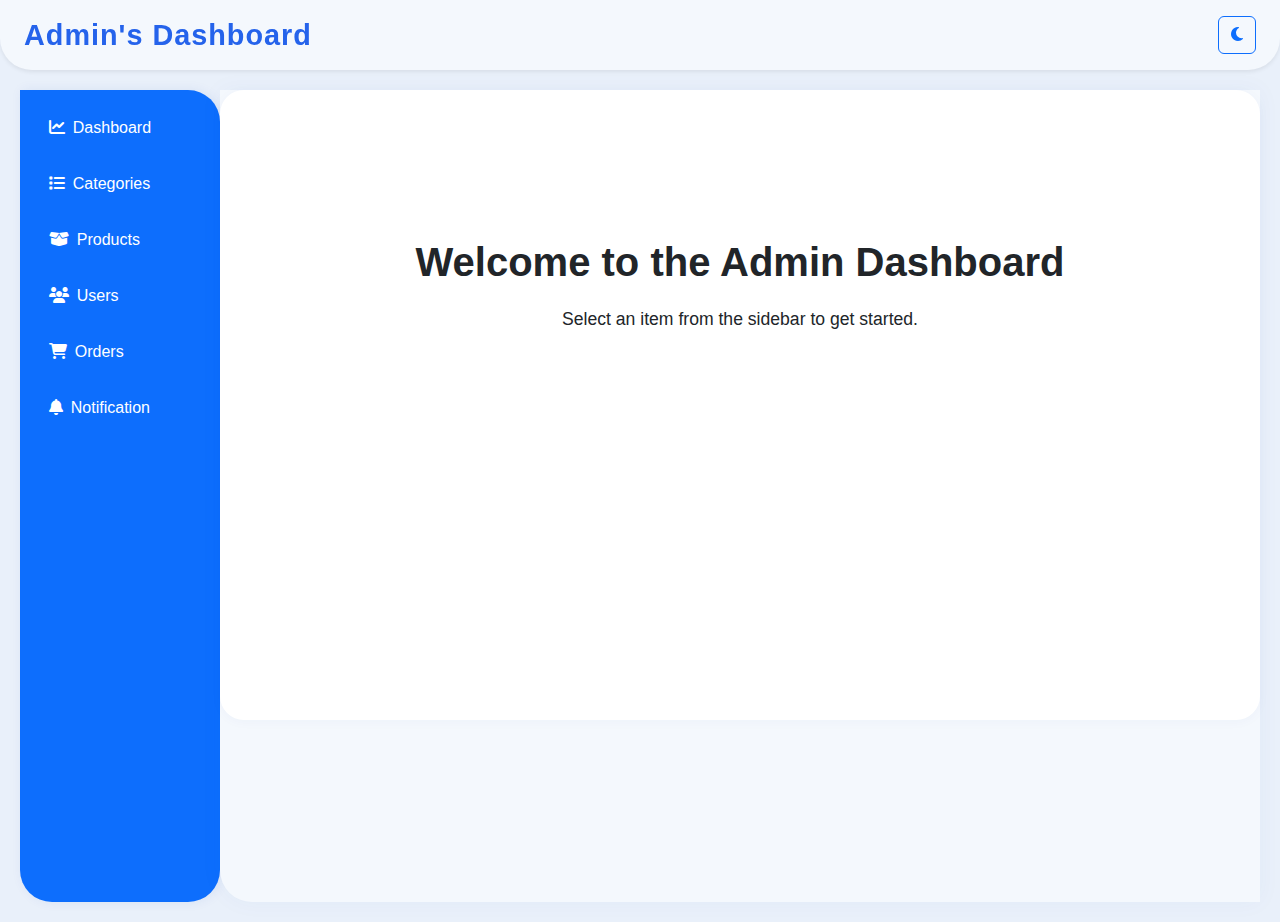
<file: frontend/index.html>
<!DOCTYPE html>
<html lang="en">
<head>
    <meta charset="UTF-8">
    <meta name="viewport" content="width=device-width, initial-scale=1.0">
    <title>Admin's Dashboard</title>
    <link href="https://cdn.jsdelivr.net/npm/bootstrap@5.3.2/dist/css/bootstrap.min.css" rel="stylesheet">
    <link rel="stylesheet" href="styles.css">
    <link rel="stylesheet" href="https://cdnjs.cloudflare.com/ajax/libs/font-awesome/6.4.0/css/all.min.css">
</head>
<body>
    <!-- Top Bar -->
    <header class="topbar bg-white d-flex align-items-center px-4 py-3 shadow-sm justify-content-between">
        <h1 class="dashboard-title mb-0">Admin's Dashboard</h1>
        <button id="darkModeToggle" class="btn btn-outline-primary ms-auto" title="Toggle dark mode">
            <i class="fas fa-moon"></i>
        </button>
    </header>
    <div class="dashboard-container d-flex">
        <!-- Sidebar -->
        <nav class="sidebar bg-primary text-white d-flex flex-column p-3">
            <ul class="nav nav-pills flex-column mb-auto">
                <li class="nav-item mb-2">
                    <a href="#" class="nav-link text-white"><i class="fas fa-chart-line me-2"></i>Dashboard</a>
                </li>
                <li class="nav-item mb-2">
                    <a href="#" class="nav-link text-white"><i class="fas fa-list me-2"></i>Categories</a>
                </li>
                <li class="nav-item mb-2">
                    <a href="#" class="nav-link text-white"><i class="fas fa-box-open me-2"></i>Products</a>
                </li>
                <li class="nav-item mb-2">
                    <a href="#" class="nav-link text-white"><i class="fas fa-users me-2"></i>Users</a>
                </li>
                <li class="nav-item mb-2">
                    <a href="#" class="nav-link text-white"><i class="fas fa-shopping-cart me-2"></i>Orders</a>
                </li>
                <li class="nav-item mb-2">
                    <a href="#" class="nav-link text-white"><i class="fas fa-bell me-2"></i>Notification</a>
                </li>
            </ul>
        </nav>
        <!-- Main Content -->
        <div class="main-content flex-grow-1">
            <!-- App Content -->
            <main class="app-content p-4">
                <div class="welcome-message">
                    <h2>Welcome to the Admin Dashboard</h2>
                    <p>Select an item from the sidebar to get started.</p>
                </div>
            </main>
        </div>
    </div>
    <script src="https://cdn.jsdelivr.net/npm/bootstrap@5.3.2/dist/js/bootstrap.bundle.min.js"></script>
    <script src="app.js"></script>
</body>
</html>
</file>
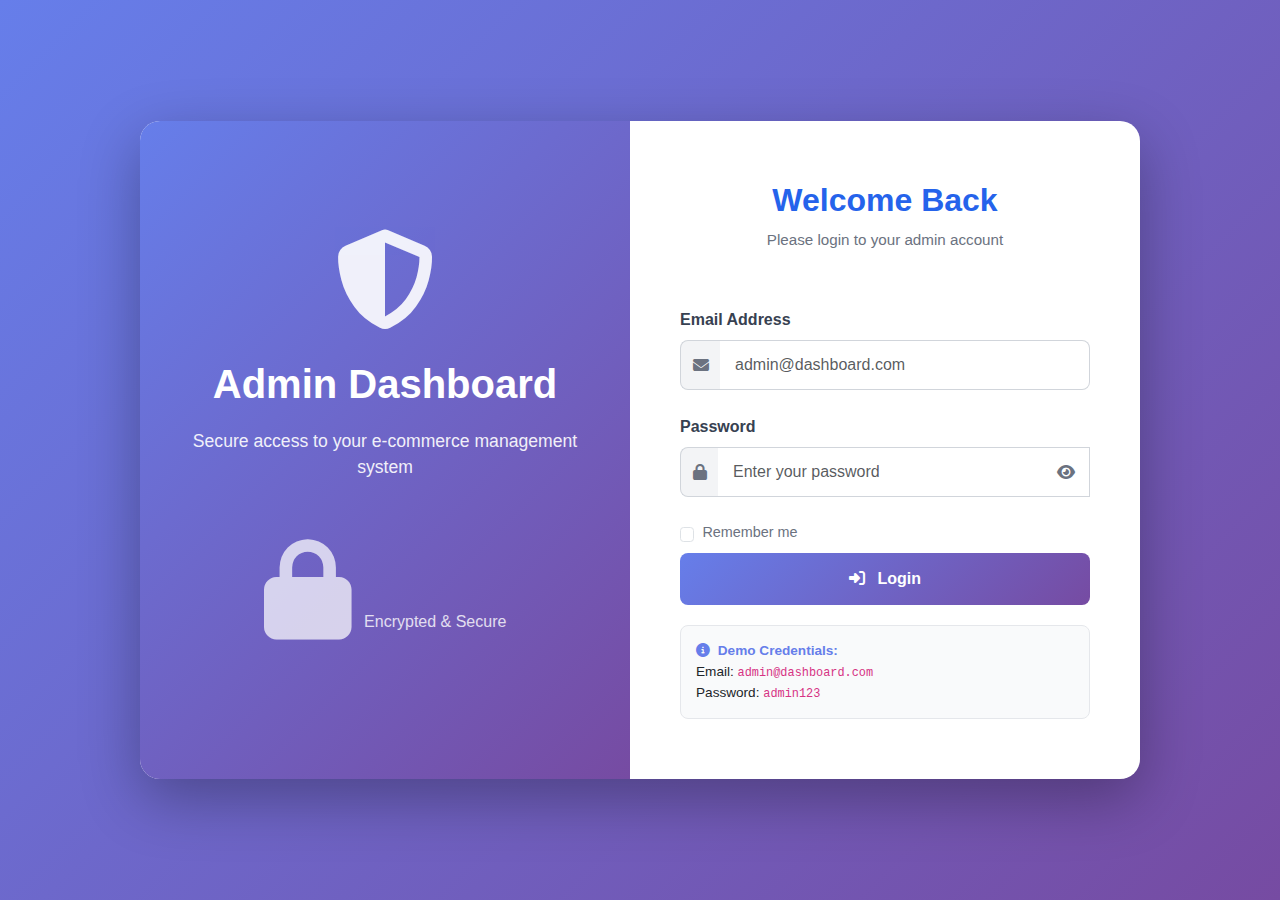
<file: frontend/login.html>
<!DOCTYPE html>
<html lang="en">
<head>
    <meta charset="UTF-8">
    <meta name="viewport" content="width=device-width, initial-scale=1.0">
    <title>Admin Login - Dashboard</title>
    <link href="https://cdn.jsdelivr.net/npm/bootstrap@5.3.2/dist/css/bootstrap.min.css" rel="stylesheet">
    <link rel="stylesheet" href="https://cdnjs.cloudflare.com/ajax/libs/font-awesome/6.4.0/css/all.min.css">
    <style>
        body {
            background: linear-gradient(135deg, #667eea 0%, #764ba2 100%);
            min-height: 100vh;
            display: flex;
            align-items: center;
            justify-content: center;
            font-family: 'Segoe UI', Arial, sans-serif;
        }

        .login-container {
            background: white;
            border-radius: 20px;
            box-shadow: 0 20px 60px rgba(0, 0, 0, 0.3);
            overflow: hidden;
            max-width: 1000px;
            width: 90%;
            display: flex;
            min-height: 500px;
        }

        .login-left {
            flex: 1;
            background: linear-gradient(135deg, #667eea 0%, #764ba2 100%);
            color: white;
            padding: 60px 40px;
            display: flex;
            flex-direction: column;
            justify-content: center;
            align-items: center;
            text-align: center;
        }

        .login-left h1 {
            font-size: 2.5rem;
            font-weight: 700;
            margin-bottom: 20px;
        }

        .login-left p {
            font-size: 1.1rem;
            opacity: 0.9;
            margin-bottom: 30px;
        }

        .login-left i {
            font-size: 100px;
            margin-bottom: 30px;
            opacity: 0.9;
        }

        .login-right {
            flex: 1;
            padding: 60px 50px;
            display: flex;
            flex-direction: column;
            justify-content: center;
        }

        .login-header {
            text-align: center;
            margin-bottom: 40px;
        }

        .login-header h2 {
            color: #2563eb;
            font-weight: 700;
            margin-bottom: 10px;
        }

        .login-header p {
            color: #6b7280;
            font-size: 0.95rem;
        }

        .form-group {
            margin-bottom: 25px;
        }

        .form-label {
            font-weight: 600;
            color: #374151;
            margin-bottom: 8px;
            display: block;
        }

        .input-group {
            position: relative;
        }

        .input-group-text {
            background: #f3f4f6;
            border: 1px solid #d1d5db;
            border-right: none;
            color: #6b7280;
        }

        .form-control {
            border: 1px solid #d1d5db;
            padding: 12px 15px;
            font-size: 1rem;
            border-radius: 8px;
            transition: all 0.3s ease;
        }

        .input-group .form-control {
            border-left: none;
            border-radius: 0 8px 8px 0;
        }

        .input-group-text {
            border-radius: 8px 0 0 8px;
        }

        .form-control:focus {
            border-color: #667eea;
            box-shadow: 0 0 0 0.2rem rgba(102, 126, 234, 0.25);
            outline: none;
        }

        .btn-login {
            width: 100%;
            padding: 14px;
            font-size: 1rem;
            font-weight: 600;
            border-radius: 8px;
            background: linear-gradient(135deg, #667eea 0%, #764ba2 100%);
            border: none;
            color: white;
            transition: all 0.3s ease;
            margin-top: 10px;
        }

        .btn-login:hover {
            transform: translateY(-2px);
            box-shadow: 0 10px 25px rgba(102, 126, 234, 0.4);
        }

        .btn-login:active {
            transform: translateY(0);
        }

        .btn-login:disabled {
            opacity: 0.6;
            cursor: not-allowed;
        }

        .remember-me {
            display: flex;
            align-items: center;
            gap: 8px;
            font-size: 0.9rem;
            color: #6b7280;
            margin-top: 15px;
        }

        .alert {
            border-radius: 8px;
            padding: 12px 15px;
            margin-bottom: 20px;
            font-size: 0.9rem;
        }

        .spinner-border-sm {
            width: 1rem;
            height: 1rem;
            border-width: 0.15em;
        }

        .password-toggle {
            position: absolute;
            right: 15px;
            top: 50%;
            transform: translateY(-50%);
            cursor: pointer;
            color: #6b7280;
            z-index: 10;
        }

        .password-toggle:hover {
            color: #667eea;
        }

        .demo-credentials {
            background: #f9fafb;
            border: 1px solid #e5e7eb;
            border-radius: 8px;
            padding: 15px;
            margin-top: 20px;
            font-size: 0.85rem;
        }

        .demo-credentials strong {
            color: #667eea;
        }

        @media (max-width: 768px) {
            .login-container {
                flex-direction: column;
                width: 95%;
            }

            .login-left {
                padding: 40px 30px;
            }

            .login-left h1 {
                font-size: 2rem;
            }

            .login-left i {
                font-size: 60px;
            }

            .login-right {
                padding: 40px 30px;
            }
        }
    </style>
</head>
<body>
    <div class="login-container">
        <!-- Left Side - Branding -->
        <div class="login-left">
            <i class="fas fa-shield-halved"></i>
            <h1>Admin Dashboard</h1>
            <p>Secure access to your e-commerce management system</p>
            <div style="margin-top: 30px; opacity: 0.8;">
                <i class="fas fa-lock me-2"></i>
                <span>Encrypted & Secure</span>
            </div>
        </div>

        <!-- Right Side - Login Form -->
        <div class="login-right">
            <div class="login-header">
                <h2>Welcome Back</h2>
                <p>Please login to your admin account</p>
            </div>

            <!-- Error/Success Messages -->
            <div id="alertContainer"></div>

            <!-- Login Form -->
            <form id="loginForm">
                <div class="form-group">
                    <label for="email" class="form-label">Email Address</label>
                    <div class="input-group">
                        <span class="input-group-text">
                            <i class="fas fa-envelope"></i>
                        </span>
                        <input 
                            type="email" 
                            class="form-control" 
                            id="email" 
                            placeholder="admin@dashboard.com"
                            required
                            autocomplete="email"
                        >
                    </div>
                </div>

                <div class="form-group">
                    <label for="password" class="form-label">Password</label>
                    <div class="input-group">
                        <span class="input-group-text">
                            <i class="fas fa-lock"></i>
                        </span>
                        <input 
                            type="password" 
                            class="form-control" 
                            id="password" 
                            placeholder="Enter your password"
                            required
                            autocomplete="current-password"
                        >
                        <i class="fas fa-eye password-toggle" id="togglePassword"></i>
                    </div>
                </div>

                <div class="remember-me">
                    <input type="checkbox" id="rememberMe" class="form-check-input">
                    <label for="rememberMe" class="form-check-label">Remember me</label>
                </div>

                <button type="submit" class="btn btn-login" id="loginBtn">
                    <i class="fas fa-sign-in-alt me-2"></i>
                    <span id="loginBtnText">Login</span>
                    <span id="loginSpinner" class="spinner-border spinner-border-sm ms-2" style="display: none;"></span>
                </button>
            </form>

            <!-- Demo Credentials -->
            <div class="demo-credentials">
                <strong><i class="fas fa-info-circle me-1"></i> Demo Credentials:</strong><br>
                Email: <code>admin@dashboard.com</code><br>
                Password: <code>admin123</code>
            </div>
        </div>
    </div>

    <script src="https://cdn.jsdelivr.net/npm/bootstrap@5.3.2/dist/js/bootstrap.bundle.min.js"></script>
    <script>
        const API_BASE_URL = 'http://localhost:5266/api';

        // Password visibility toggle
        document.getElementById('togglePassword').addEventListener('click', function() {
            const passwordInput = document.getElementById('password');
            const icon = this;
            
            if (passwordInput.type === 'password') {
                passwordInput.type = 'text';
                icon.classList.remove('fa-eye');
                icon.classList.add('fa-eye-slash');
            } else {
                passwordInput.type = 'password';
                icon.classList.remove('fa-eye-slash');
                icon.classList.add('fa-eye');
            }
        });

        // Show alert message
        function showAlert(message, type = 'danger') {
            const alertContainer = document.getElementById('alertContainer');
            alertContainer.innerHTML = `
                <div class="alert alert-${type} alert-dismissible fade show" role="alert">
                    <i class="fas fa-${type === 'danger' ? 'exclamation-circle' : 'check-circle'} me-2"></i>
                    ${message}
                    <button type="button" class="btn-close" data-bs-dismiss="alert"></button>
                </div>
            `;
        }

        // Login form submission
        document.getElementById('loginForm').addEventListener('submit', async function(e) {
            e.preventDefault();

            const email = document.getElementById('email').value;
            const password = document.getElementById('password').value;
            const rememberMe = document.getElementById('rememberMe').checked;
            const loginBtn = document.getElementById('loginBtn');
            const loginBtnText = document.getElementById('loginBtnText');
            const loginSpinner = document.getElementById('loginSpinner');

            // Disable button and show spinner
            loginBtn.disabled = true;
            loginBtnText.textContent = 'Logging in...';
            loginSpinner.style.display = 'inline-block';

            try {
                const response = await fetch(`${API_BASE_URL}/admin/login`, {
                    method: 'POST',
                    headers: {
                        'Content-Type': 'application/json',
                    },
                    body: JSON.stringify({
                        email: email,
                        password: password
                    })
                });

                const data = await response.json();

                if (response.ok) {
                    // Store authentication
                    if (rememberMe) {
                        localStorage.setItem('adminAuth', 'true');
                        localStorage.setItem('adminEmail', email);
                    } else {
                        sessionStorage.setItem('adminAuth', 'true');
                        sessionStorage.setItem('adminEmail', email);
                    }

                    // Show success message
                    showAlert('Login successful! Redirecting...', 'success');

                    // Redirect to dashboard after 1 second
                    setTimeout(() => {
                        window.location.href = 'index.html';
                    }, 1000);
                } else {
                    // Show error message
                    showAlert(data.message || 'Invalid email or password', 'danger');
                    
                    // Re-enable button
                    loginBtn.disabled = false;
                    loginBtnText.textContent = 'Login';
                    loginSpinner.style.display = 'none';
                }
            } catch (error) {
                console.error('Login error:', error);
                showAlert('Network error. Please check if the backend is running.', 'danger');
                
                // Re-enable button
                loginBtn.disabled = false;
                loginBtnText.textContent = 'Login';
                loginSpinner.style.display = 'none';
            }
        });

        // Check if already logged in
        window.addEventListener('load', function() {
            const isAuth = localStorage.getItem('adminAuth') || sessionStorage.getItem('adminAuth');
            if (isAuth === 'true') {
                window.location.href = 'index.html';
            }
        });
    </script>
</body>
</html>
</file>
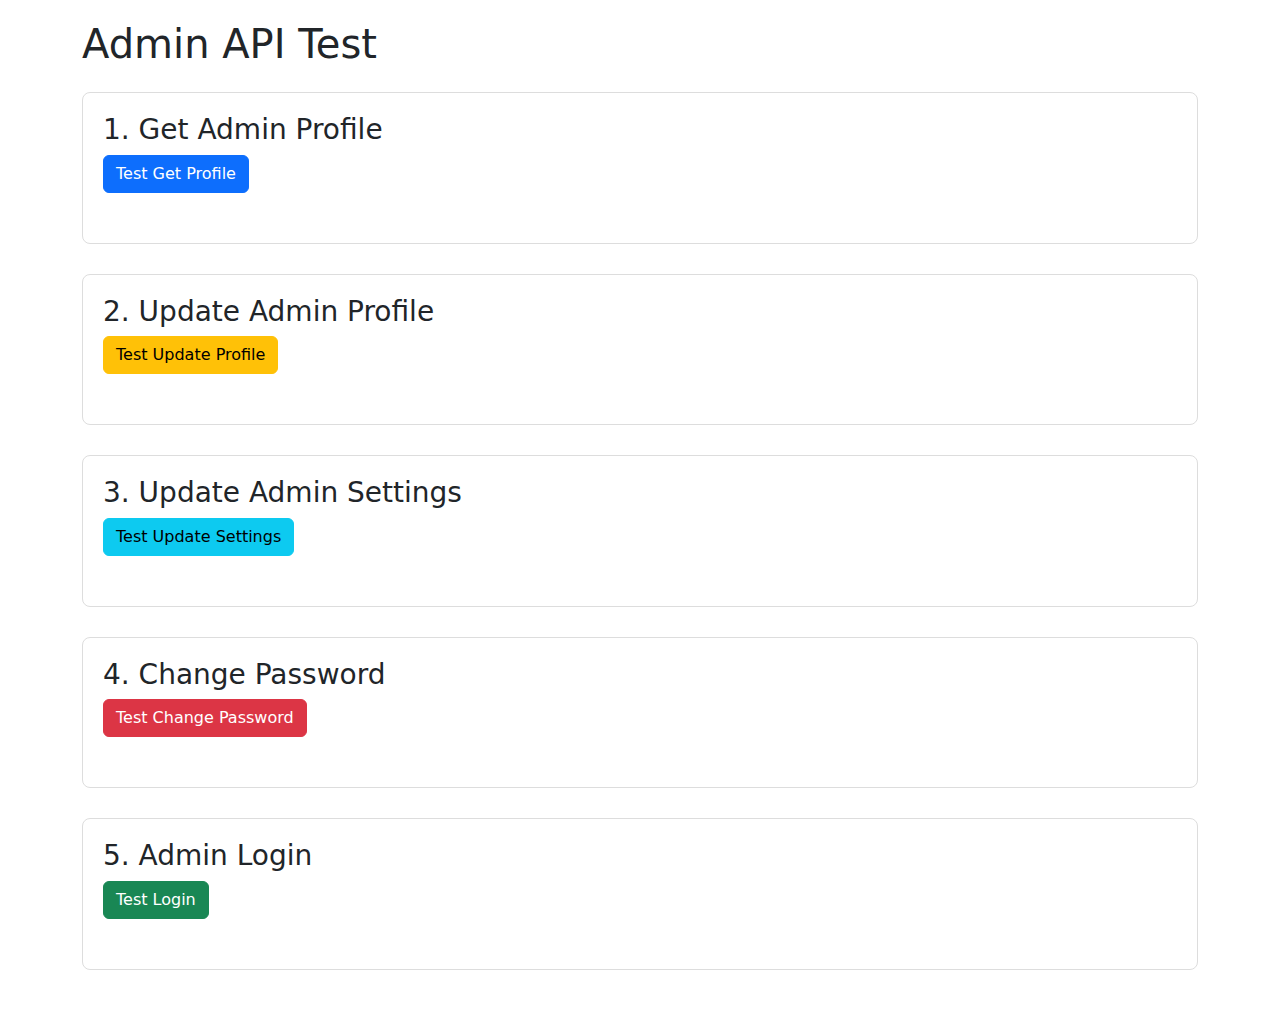
<file: frontend/test-admin-api.html>
<!DOCTYPE html>
<html lang="en">
<head>
    <meta charset="UTF-8">
    <meta name="viewport" content="width=device-width, initial-scale=1.0">
    <title>Admin API Test</title>
    <link href="https://cdn.jsdelivr.net/npm/bootstrap@5.3.2/dist/css/bootstrap.min.css" rel="stylesheet">
    <style>
        body { padding: 20px; }
        .test-section { margin-bottom: 30px; padding: 20px; border: 1px solid #ddd; border-radius: 8px; }
        .result { margin-top: 10px; padding: 10px; border-radius: 4px; }
        .success { background-color: #d4edda; border: 1px solid #c3e6cb; color: #155724; }
        .error { background-color: #f8d7da; border: 1px solid #f5c6cb; color: #721c24; }
    </style>
</head>
<body>
    <div class="container">
        <h1 class="mb-4">Admin API Test</h1>
        
        <div class="test-section">
            <h3>1. Get Admin Profile</h3>
            <button class="btn btn-primary" onclick="testGetProfile()">Test Get Profile</button>
            <div id="getProfileResult" class="result"></div>
        </div>

        <div class="test-section">
            <h3>2. Update Admin Profile</h3>
            <button class="btn btn-warning" onclick="testUpdateProfile()">Test Update Profile</button>
            <div id="updateProfileResult" class="result"></div>
        </div>

        <div class="test-section">
            <h3>3. Update Admin Settings</h3>
            <button class="btn btn-info" onclick="testUpdateSettings()">Test Update Settings</button>
            <div id="updateSettingsResult" class="result"></div>
        </div>

        <div class="test-section">
            <h3>4. Change Password</h3>
            <button class="btn btn-danger" onclick="testChangePassword()">Test Change Password</button>
            <div id="changePasswordResult" class="result"></div>
        </div>

        <div class="test-section">
            <h3>5. Admin Login</h3>
            <button class="btn btn-success" onclick="testLogin()">Test Login</button>
            <div id="loginResult" class="result"></div>
        </div>
    </div>

    <script>
        const API_BASE_URL = 'http://localhost:5266/api';

        async function testGetProfile() {
            const resultDiv = document.getElementById('getProfileResult');
            resultDiv.innerHTML = 'Testing...';
            
            try {
                const response = await fetch(`${API_BASE_URL}/admin/profile`);
                const data = await response.json();
                
                if (response.ok) {
                    resultDiv.innerHTML = `<div class="success">✅ Success! Profile loaded:<br><pre>${JSON.stringify(data, null, 2)}</pre></div>`;
                } else {
                    resultDiv.innerHTML = `<div class="error">❌ Error: ${data.message || response.statusText}</div>`;
                }
            } catch (error) {
                resultDiv.innerHTML = `<div class="error">❌ Network Error: ${error.message}</div>`;
            }
        }

        async function testUpdateProfile() {
            const resultDiv = document.getElementById('updateProfileResult');
            resultDiv.innerHTML = 'Testing...';
            
            try {
                const updateData = {
                    name: "Updated Admin User",
                    email: "updated.admin@dashboard.com",
                    phone: "+212 600000001",
                    avatarUrl: "https://img.freepik.com/premium-vector/avatar-icon002_750950-50.jpg"
                };

                const response = await fetch(`${API_BASE_URL}/admin/profile`, {
                    method: 'PUT',
                    headers: {
                        'Content-Type': 'application/json',
                    },
                    body: JSON.stringify(updateData)
                });
                
                const data = await response.json();
                
                if (response.ok) {
                    resultDiv.innerHTML = `<div class="success">✅ Success! Profile updated:<br><pre>${JSON.stringify(data, null, 2)}</pre></div>`;
                } else {
                    resultDiv.innerHTML = `<div class="error">❌ Error: ${data.message || response.statusText}</div>`;
                }
            } catch (error) {
                resultDiv.innerHTML = `<div class="error">❌ Network Error: ${error.message}</div>`;
            }
        }

        async function testUpdateSettings() {
            const resultDiv = document.getElementById('updateSettingsResult');
            resultDiv.innerHTML = 'Testing...';
            
            try {
                const settingsData = {
                    darkModeAuto: true
                };

                const response = await fetch(`${API_BASE_URL}/admin/settings`, {
                    method: 'PUT',
                    headers: {
                        'Content-Type': 'application/json',
                    },
                    body: JSON.stringify(settingsData)
                });
                
                const data = await response.json();
                
                if (response.ok) {
                    resultDiv.innerHTML = `<div class="success">✅ Success! Settings updated:<br><pre>${JSON.stringify(data, null, 2)}</pre></div>`;
                } else {
                    resultDiv.innerHTML = `<div class="error">❌ Error: ${data.message || response.statusText}</div>`;
                }
            } catch (error) {
                resultDiv.innerHTML = `<div class="error">❌ Network Error: ${error.message}</div>`;
            }
        }

        async function testChangePassword() {
            const resultDiv = document.getElementById('changePasswordResult');
            resultDiv.innerHTML = 'Testing...';
            
            try {
                const passwordData = {
                    currentPassword: "admin123",
                    newPassword: "newadmin123"
                };

                const response = await fetch(`${API_BASE_URL}/admin/change-password`, {
                    method: 'POST',
                    headers: {
                        'Content-Type': 'application/json',
                    },
                    body: JSON.stringify(passwordData)
                });
                
                const data = await response.json();
                
                if (response.ok) {
                    resultDiv.innerHTML = `<div class="success">✅ Success! Password changed:<br><pre>${JSON.stringify(data, null, 2)}</pre></div>`;
                } else {
                    resultDiv.innerHTML = `<div class="error">❌ Error: ${data.message || response.statusText}</div>`;
                }
            } catch (error) {
                resultDiv.innerHTML = `<div class="error">❌ Network Error: ${error.message}</div>`;
            }
        }

        async function testLogin() {
            const resultDiv = document.getElementById('loginResult');
            resultDiv.innerHTML = 'Testing...';
            
            try {
                const loginData = {
                    email: "admin@dashboard.com",
                    password: "admin123"
                };

                const response = await fetch(`${API_BASE_URL}/admin/login`, {
                    method: 'POST',
                    headers: {
                        'Content-Type': 'application/json',
                    },
                    body: JSON.stringify(loginData)
                });
                
                const data = await response.json();
                
                if (response.ok) {
                    resultDiv.innerHTML = `<div class="success">✅ Success! Login successful:<br><pre>${JSON.stringify(data, null, 2)}</pre></div>`;
                } else {
                    resultDiv.innerHTML = `<div class="error">❌ Error: ${data.message || response.statusText}</div>`;
                }
            } catch (error) {
                resultDiv.innerHTML = `<div class="error">❌ Network Error: ${error.message}</div>`;
            }
        }
    </script>
</body>
</html>
</file>
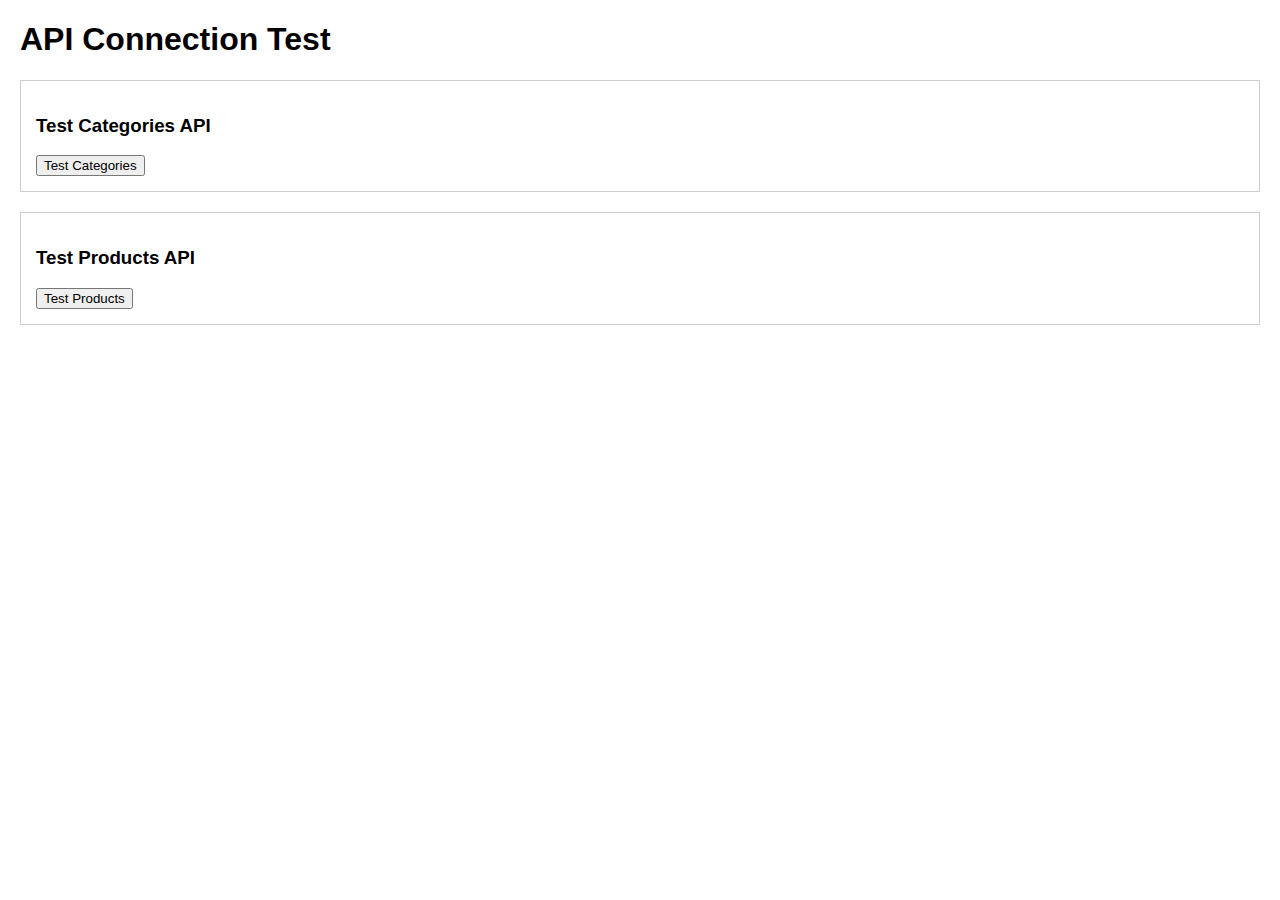
<file: frontend/test-api.html>
<!DOCTYPE html>
<html lang="en">
<head>
    <meta charset="UTF-8">
    <meta name="viewport" content="width=device-width, initial-scale=1.0">
    <title>API Test</title>
    <style>
        body { font-family: Arial, sans-serif; margin: 20px; }
        .test-section { margin: 20px 0; padding: 15px; border: 1px solid #ccc; }
        .success { background-color: #d4edda; border-color: #c3e6cb; }
        .error { background-color: #f8d7da; border-color: #f5c6cb; }
        pre { background: #f8f9fa; padding: 10px; overflow-x: auto; }
    </style>
</head>
<body>
    <h1>API Connection Test</h1>
    
    <div class="test-section">
        <h3>Test Categories API</h3>
        <button onclick="testCategories()">Test Categories</button>
        <div id="categories-result"></div>
    </div>
    
    <div class="test-section">
        <h3>Test Products API</h3>
        <button onclick="testProducts()">Test Products</button>
        <div id="products-result"></div>
    </div>

    <script>
        const API_BASE_URL = 'http://localhost:5266/api';

        async function testCategories() {
            const resultDiv = document.getElementById('categories-result');
            try {
                const response = await fetch(`${API_BASE_URL}/Categories`);
                if (!response.ok) {
                    throw new Error(`HTTP error! status: ${response.status}`);
                }
                const data = await response.json();
                resultDiv.innerHTML = `
                    <div class="success">
                        <h4>✅ Categories API Success!</h4>
                        <pre>${JSON.stringify(data, null, 2)}</pre>
                    </div>
                `;
            } catch (error) {
                resultDiv.innerHTML = `
                    <div class="error">
                        <h4>❌ Categories API Error</h4>
                        <p>${error.message}</p>
                    </div>
                `;
            }
        }

        async function testProducts() {
            const resultDiv = document.getElementById('products-result');
            try {
                const response = await fetch(`${API_BASE_URL}/Products`);
                if (!response.ok) {
                    throw new Error(`HTTP error! status: ${response.status}`);
                }
                const data = await response.json();
                resultDiv.innerHTML = `
                    <div class="success">
                        <h4>✅ Products API Success!</h4>
                        <pre>${JSON.stringify(data, null, 2)}</pre>
                    </div>
                `;
            } catch (error) {
                resultDiv.innerHTML = `
                    <div class="error">
                        <h4>❌ Products API Error</h4>
                        <p>${error.message}</p>
                    </div>
                `;
            }
        }
    </script>
</body>
</html>
</file>
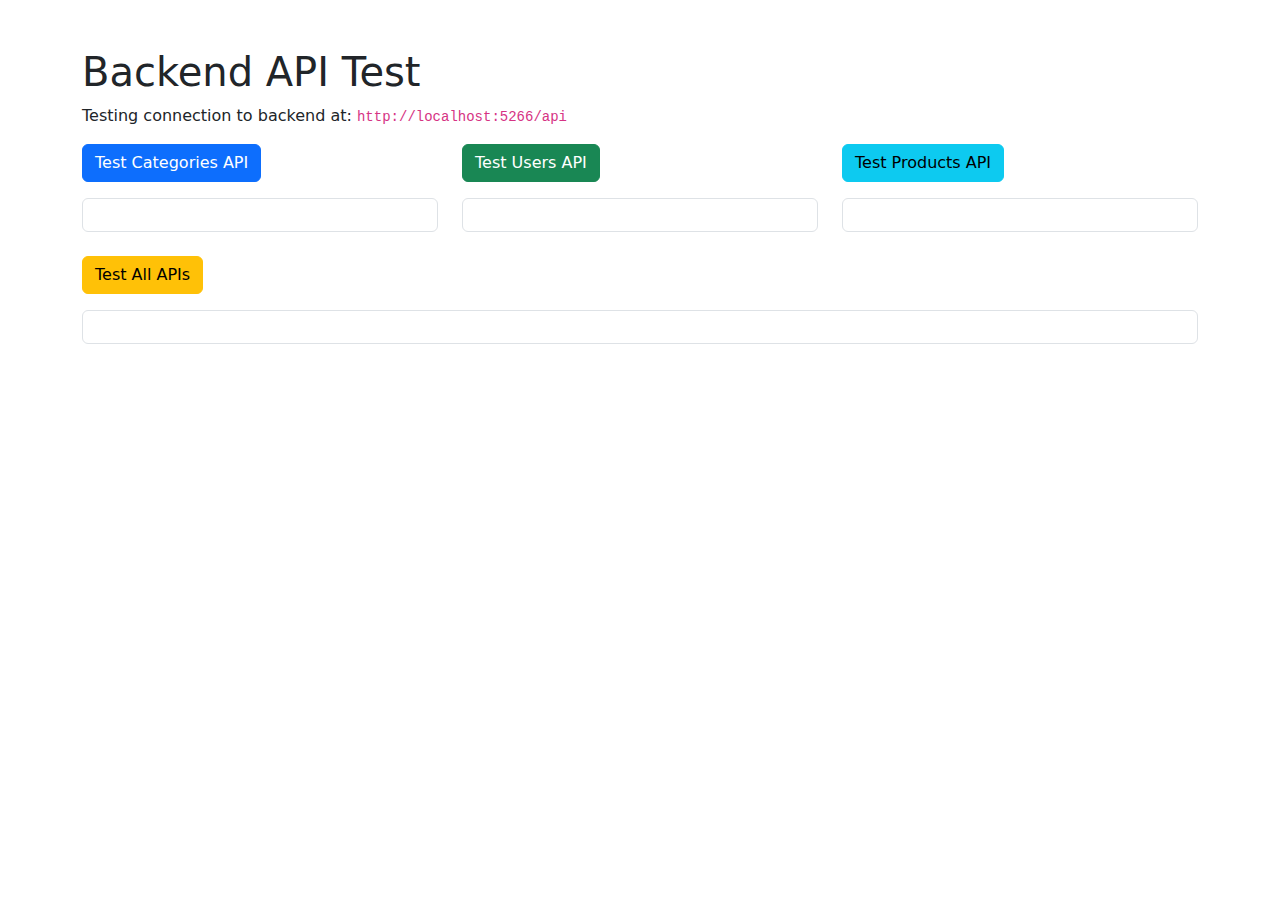
<file: frontend/test-backend.html>
<!DOCTYPE html>
<html lang="en">
<head>
    <meta charset="UTF-8">
    <meta name="viewport" content="width=device-width, initial-scale=1.0">
    <title>Backend API Test</title>
    <link href="https://cdn.jsdelivr.net/npm/bootstrap@5.3.2/dist/css/bootstrap.min.css" rel="stylesheet">
</head>
<body>
    <div class="container mt-5">
        <h1>Backend API Test</h1>
        <p>Testing connection to backend at: <code>http://localhost:5266/api</code></p>
        
        <div class="row">
            <div class="col-md-4">
                <button class="btn btn-primary mb-3" onclick="testCategories()">Test Categories API</button>
                <div id="categoriesResult" class="border p-3 rounded"></div>
            </div>
            
            <div class="col-md-4">
                <button class="btn btn-success mb-3" onclick="testUsers()">Test Users API</button>
                <div id="usersResult" class="border p-3 rounded"></div>
            </div>
            
            <div class="col-md-4">
                <button class="btn btn-info mb-3" onclick="testProducts()">Test Products API</button>
                <div id="productsResult" class="border p-3 rounded"></div>
            </div>
        </div>
        
        <div class="mt-4">
            <button class="btn btn-warning" onclick="testAll()">Test All APIs</button>
            <div id="allResult" class="border p-3 rounded mt-3"></div>
        </div>
    </div>

    <script>
        const API_BASE_URL = 'http://localhost:5266/api';

        async function testCategories() {
            const resultDiv = document.getElementById('categoriesResult');
            resultDiv.innerHTML = '<p>Testing...</p>';
            
            try {
                const response = await fetch(`${API_BASE_URL}/Categories`);
                const data = await response.json();
                resultDiv.innerHTML = `
                    <h6>Categories API Response:</h6>
                    <pre>${JSON.stringify(data, null, 2)}</pre>
                `;
            } catch (error) {
                resultDiv.innerHTML = `<p class="text-danger">Error: ${error.message}</p>`;
            }
        }

        async function testUsers() {
            const resultDiv = document.getElementById('usersResult');
            resultDiv.innerHTML = '<p>Testing...</p>';
            
            try {
                const response = await fetch(`${API_BASE_URL}/Users`);
                const data = await response.json();
                resultDiv.innerHTML = `
                    <h6>Users API Response:</h6>
                    <pre>${JSON.stringify(data, null, 2)}</pre>
                `;
            } catch (error) {
                resultDiv.innerHTML = `<p class="text-danger">Error: ${error.message}</p>`;
            }
        }

        async function testProducts() {
            const resultDiv = document.getElementById('productsResult');
            resultDiv.innerHTML = '<p>Testing...</p>';
            
            try {
                const response = await fetch(`${API_BASE_URL}/Products`);
                const data = await response.json();
                resultDiv.innerHTML = `
                    <h6>Products API Response:</h6>
                    <pre>${JSON.stringify(data, null, 2)}</pre>
                `;
            } catch (error) {
                resultDiv.innerHTML = `<p class="text-danger">Error: ${error.message}</p>`;
            }
        }

        async function testAll() {
            const resultDiv = document.getElementById('allResult');
            resultDiv.innerHTML = '<p>Testing all APIs...</p>';
            
            try {
                const [categoriesRes, usersRes, productsRes] = await Promise.all([
                    fetch(`${API_BASE_URL}/Categories`),
                    fetch(`${API_BASE_URL}/Users`),
                    fetch(`${API_BASE_URL}/Products`)
                ]);
                
                const categories = await categoriesRes.json();
                const users = await usersRes.json();
                const products = await productsRes.json();
                
                resultDiv.innerHTML = `
                    <h6>All APIs Working!</h6>
                    <p><strong>Categories:</strong> ${categories.length} items</p>
                    <p><strong>Users:</strong> ${users.length} items</p>
                    <p><strong>Products:</strong> ${products.length} items</p>
                    <p class="text-success">✅ Backend is ready for frontend integration!</p>
                `;
            } catch (error) {
                resultDiv.innerHTML = `<p class="text-danger">Error: ${error.message}</p>`;
            }
        }
    </script>
</body>
</html>
</file>
<file: frontend/styles.css>
body {
    background: #e9f0fa;
    font-family: 'Segoe UI', Arial, sans-serif;
}

.dashboard-container {
    min-height: calc(100vh - 88px); /* adjust for top bar height */
}

.sidebar {
    width: 200px;
    min-height: calc(100vh - 88px); /* adjust for top bar height */
    margin-top: 0;
    border-radius: 0 2rem 2rem 2rem;
    box-shadow: 2px 0 12px rgba(30,64,175,0.08);
}

.sidebar-header {
    text-align: center;
    margin-bottom: 1.5rem;
}

.sidebar .nav-link {
    border-radius: 0.75rem;
    transition: background 0.2s, color 0.2s;
    font-size: 1rem;
    padding: 0.6rem 0.8rem;
    margin-bottom: 0.3rem;
}

.sidebar .nav-link.active, .sidebar .nav-link:hover {
    background: #1e40af;
    color: #fff;
}

.topbar {
    position: sticky;
    top: 0;
    z-index: 100;
    border-radius: 0 0 2rem 2rem;
    margin-bottom: 0;
    background: #f4f8fd !important;
    box-shadow: 0 2px 8px rgba(30,64,175,0.06);
}

.dashboard-title {
    color: #2563eb;
    font-weight: 700;
    letter-spacing: 1px;
    font-size: 1.8rem;
}

.main-content {
    border-radius: 0 0 0 2rem;
    min-height: calc(100vh - 88px);
    background: #f4f8fd;
    box-shadow: 0 0 24px rgba(30,64,175,0.04);
    flex: 1;
}

.app-content {
    background: #fff;
    border-radius: 1.5rem;
    box-shadow: 0 2px 12px rgba(30,64,175,0.03);
    min-height: 70vh;
    padding: 1.5rem;
}

.welcome-message {
    text-align: center;
    margin-top: 4rem;
}

body.dark-mode {
    background: #181f2a;
    color: #e0e6ed;
    transition: background 0.3s, color 0.3s;
}

.dark-mode .sidebar {
    background: linear-gradient(135deg, #1e293b 80%, #0f172a 100%);
    box-shadow: 2px 0 12px rgba(15,23,42,0.18);
    border-radius: 0 2rem 2rem 2rem;
}

.dark-mode .sidebar-header span {
    color: #60a5fa;
}

.dark-mode .sidebar .nav-link {
    color: #e0e6ed;
}

.dark-mode .sidebar .nav-link.active, .dark-mode .sidebar .nav-link:hover {
    background: #334155;
    color: #60a5fa;
}

.dark-mode .topbar {
    background: #232b3b !important;
    color: #e0e6ed;
    box-shadow: 0 2px 8px rgba(15,23,42,0.16);
}

.dark-mode .dashboard-title {
    color: #60a5fa;
}

.dark-mode .main-content {
    background: #232b3b;
    box-shadow: 0 0 24px rgba(15,23,42,0.10);
    border-radius: 0 0 0 2rem;
}

.dark-mode .app-content {
    background: #181f2a;
    color: #e0e6ed;
    box-shadow: 0 2px 12px rgba(15,23,42,0.10);
}

.dark-mode .welcome-message {
    color: #e0e6ed;
}

body, .sidebar, .main-content, .topbar, .app-content {
    transition: background 0.3s, color 0.3s;
}

@media (max-width: 900px) {
    .sidebar {
        width: 80px;
        padding: 0.8rem 0.3rem;
        border-radius: 0 1rem 1rem 1rem;
    }
    .sidebar .nav-link {
        font-size: 0.8rem;
        padding: 0.4rem 0.3rem;
        margin-bottom: 0.2rem;
    }
    .main-content {
        border-radius: 0;
    }
    .topbar {
        border-radius: 0 0 1rem 1rem;
    }
    .dashboard-title {
        font-size: 1.5rem;
    }
}

.categories-page h2 {
    color: #2563eb;
    font-weight: 600;
}

.category-card {
    background: #f4f8fd;
    border: none;
    border-radius: 1rem;
    box-shadow: 0 2px 12px rgba(30,64,175,0.06);
    transition: transform 0.15s, box-shadow 0.15s;
    cursor: pointer;
}
.category-card:hover {
    transform: translateY(-4px) scale(1.03);
    box-shadow: 0 6px 24px rgba(30,64,175,0.10);
    background: #e0eaff;
}
.category-card i {
    color: #2563eb;
}
.dark-mode .category-card {
    background: #232b3b;
    color: #e0e6ed;
    box-shadow: 0 2px 12px rgba(15,23,42,0.10);
}
.dark-mode .category-card:hover {
    background: #1e293b;
}
.dark-mode .categories-page h2 {
    color: #60a5fa;
}
.dark-mode .category-card i {
    color: #60a5fa;
} 

.products-page h2 {
    color: #2563eb;
    font-weight: 600;
}

.product-card {
    background: #fff;
    border: none;
    border-radius: 1rem;
    box-shadow: 0 2px 12px rgba(30,64,175,0.06);
    transition: transform 0.15s, box-shadow 0.15s;
    cursor: pointer;
    overflow: hidden;
    min-height: 420px;
}
.product-card:hover {
    transform: translateY(-4px) scale(1.03);
    box-shadow: 0 6px 24px rgba(30,64,175,0.10);
    background: #e0eaff;
}
.product-img {
    width: 100%;
    height: 180px;
    max-height: 180px;
    object-fit: contain;
    background: #fff;
    border-radius: 0.75rem;
    padding: 0.5rem;
    display: block;
}
.product-card .card-title {
    color: #2563eb;
}
.product-card .badge {
    font-size: 1rem;
    padding: 0.5em 0.75em;
}
.dark-mode .product-card {
    background: #232b3b;
    color: #e0e6ed;
    box-shadow: 0 2px 12px rgba(15,23,42,0.10);
}
.dark-mode .product-card:hover {
    background: #1e293b;
}
.dark-mode .products-page h2 {
    color: #60a5fa;
}
.dark-mode .product-card .card-title {
    color: #60a5fa;
} 

.user-avatar {
    width: 24px;
    height: 24px;
    border-radius: 50%;
    border: 2px solid #e0e6ed;
    object-fit: cover;
    background: #f4f8fd;
}

.dark-mode .user-avatar {
    border-color: #334155;
    background: #1e293b;
} 

/* User Cards */
.user-card {
    transition: transform 0.2s ease-in-out, box-shadow 0.2s ease-in-out;
    border: 1px solid #e0e6ed;
    background: #fff;
    border-radius: 12px;
    overflow: hidden;
    height: 100%;
}

.user-card:hover {
    transform: translateY(-5px);
    box-shadow: 0 10px 25px rgba(0, 123, 255, 0.15);
}

.user-header {
    position: relative;
    padding: 20px;
    text-align: center;
    background: linear-gradient(135deg, #667eea 0%, #764ba2 100%);
}

.user-profile-img {
    width: 80px;
    height: 80px;
    border-radius: 50%;
    object-fit: cover;
    border: 4px solid #fff;
    background: #f4f8fd;
    box-shadow: 0 4px 12px rgba(0, 0, 0, 0.15);
}

.user-status {
    position: absolute;
    top: 10px;
    right: 10px;
}

.status-badge {
    display: inline-block;
    padding: 4px 8px;
    border-radius: 12px;
    font-size: 0.75rem;
    font-weight: 600;
    color: white;
    text-transform: uppercase;
    letter-spacing: 0.5px;
}

.status-badge.active {
    background: #10b981;
}

.status-badge.blocked {
    background: #f59e0b;
}

.status-badge.restricted {
    background: #3b82f6;
}

.user-details {
    padding: 20px;
    text-align: left;
}

.user-name {
    color: #1f2937;
    font-weight: 700;
    margin-bottom: 15px;
    font-size: 1.1rem;
}

.user-info {
    margin-bottom: 20px;
}

.user-info span {
    display: block;
    margin-bottom: 8px;
    color: #6b7280;
    font-size: 0.9rem;
}

.user-info i {
    width: 16px;
    color: #3b82f6;
    margin-right: 8px;
}

.user-actions {
    margin-top: 15px;
}

.user-actions .btn-group {
    width: 100%;
}

.user-actions .btn {
    flex: 1;
    font-size: 0.8rem;
    padding: 6px 8px;
    border-radius: 6px;
    margin: 0 2px;
    transition: all 0.2s ease;
}

.user-actions .btn:hover {
    transform: translateY(-1px);
    box-shadow: 0 4px 8px rgba(0, 0, 0, 0.15);
}

/* User Stats */
.user-stats {
    display: flex;
    gap: 10px;
    flex-wrap: wrap;
}

.user-stats .badge {
    font-size: 0.85rem;
    padding: 8px 12px;
    border-radius: 20px;
}

/* Notification Toast */
.notification-toast {
    position: fixed;
    top: 20px;
    right: 20px;
    z-index: 9999;
    min-width: 300px;
    max-width: 400px;
    border-radius: 8px;
    box-shadow: 0 8px 25px rgba(0, 0, 0, 0.15);
    animation: slideInRight 0.3s ease-out;
}

@keyframes slideInRight {
    from {
        transform: translateX(100%);
        opacity: 0;
    }
    to {
        transform: translateX(0);
        opacity: 1;
    }
}

/* Dark mode styles for user management */
.dark-mode .user-card {
    background: #1e293b;
    border-color: #334155;
}

.dark-mode .user-name {
    color: #e0e6ed;
}

.dark-mode .user-info span {
    color: #9ca3af;
}

.dark-mode .user-info i {
    color: #60a5fa;
}

.dark-mode .user-header {
    background: linear-gradient(135deg, #1e293b 0%, #0f172a 100%);
}

.dark-mode .user-profile-img {
    border-color: #334155;
    background: #0f172a;
}

/* Responsive adjustments for user management */
@media (max-width: 768px) {
    .user-stats {
        flex-direction: column;
        gap: 5px;
    }
    
    .user-stats .badge {
        font-size: 0.8rem;
        padding: 6px 10px;
    }
    
    .user-actions .btn-group {
        flex-direction: column;
    }
    
    .user-actions .btn {
        margin: 2px 0;
        font-size: 0.75rem;
        padding: 8px 6px;
    }
    
    .notification-toast {
        min-width: 250px;
        max-width: 300px;
        right: 10px;
        top: 10px;
    }
}

/* Dark mode styles */
[data-theme="dark"] {
    --bg-primary: #1a1a1a;
    --bg-secondary: #2d2d2d;
    --text-primary: #ffffff;
    --text-secondary: #b0b0b0;
    --border-color: #404040;
    --card-bg: #2d2d2d;
    --sidebar-bg: #1e3a8a;
    --topbar-bg: #1e3a8a;
    --hover-bg: #374151;
}

/* Dashboard specific styles */
.dashboard-container {
    padding: 20px;
}

/* Statistics Cards */
.stat-card {
    background: var(--card-bg);
    border: 1px solid var(--border-color);
    border-radius: 12px;
    padding: 20px;
    display: flex;
    align-items: center;
    gap: 15px;
    transition: transform 0.2s ease-in-out, box-shadow 0.2s ease-in-out;
    height: 100%;
}

.stat-card:hover {
    transform: translateY(-2px);
    box-shadow: 0 8px 25px rgba(0, 0, 0, 0.15);
}

.stat-icon {
    width: 60px;
    height: 60px;
    border-radius: 12px;
    display: flex;
    align-items: center;
    justify-content: center;
    font-size: 24px;
    color: white;
    background: linear-gradient(135deg, #667eea 0%, #764ba2 100%);
}

.stat-card:nth-child(1) .stat-icon {
    background: linear-gradient(135deg, #667eea 0%, #764ba2 100%);
}

.stat-card:nth-child(2) .stat-icon {
    background: linear-gradient(135deg, #f093fb 0%, #f5576c 100%);
}

.stat-card:nth-child(3) .stat-icon {
    background: linear-gradient(135deg, #4facfe 0%, #00f2fe 100%);
}

.stat-card:nth-child(4) .stat-icon {
    background: linear-gradient(135deg, #43e97b 0%, #38f9d7 100%);
}

.stat-content {
    flex: 1;
}

.stat-number {
    font-size: 2rem;
    font-weight: 700;
    margin: 0;
    color: var(--text-primary);
}

.stat-label {
    font-size: 0.9rem;
    color: var(--text-secondary);
    margin: 0;
    font-weight: 500;
}

/* Section Cards */
.section-card {
    background: var(--card-bg);
    border: 1px solid var(--border-color);
    border-radius: 12px;
    padding: 25px;
    margin-bottom: 20px;
}

.section-header {
    margin-bottom: 20px;
    border-bottom: 1px solid var(--border-color);
    padding-bottom: 15px;
}

.section-header h4 {
    color: var(--text-primary);
    margin: 0;
    font-weight: 600;
    display: flex;
    align-items: center;
    gap: 10px;
}

.section-header p {
    color: var(--text-secondary);
    margin: 5px 0 0 0;
    font-size: 0.9rem;
}

/* Product Cards Small (for dashboard) */
.product-card-small {
    background: var(--bg-secondary);
    border: 1px solid var(--border-color);
    border-radius: 10px;
    overflow: hidden;
    transition: transform 0.2s ease-in-out, box-shadow 0.2s ease-in-out;
    height: 100%;
}

.product-card-small:hover {
    transform: translateY(-3px);
    box-shadow: 0 8px 25px rgba(0, 0, 0, 0.15);
}

.product-image-small {
    height: 80px;
    overflow: hidden;
    position: relative;
}

.product-image-small img {
    width: 100%;
    height: 100%;
    object-fit: contain;
    transition: transform 0.3s ease;
    background: #fff;
    border-radius: 0.5rem;
    padding: 0.25rem;
}

.product-card-small:hover .product-image-small img {
    transform: scale(1.05);
}

.product-info-small {
    padding: 12px;
}

.product-name {
    color: var(--text-primary);
    margin: 0 0 8px 0;
    font-size: 0.9rem;
    font-weight: 600;
    line-height: 1.2;
    display: -webkit-box;
    -webkit-line-clamp: 2;
    -webkit-box-orient: vertical;
    overflow: hidden;
}

.product-meta {
    display: flex;
    justify-content: space-between;
    align-items: center;
    margin-bottom: 6px;
}

.rating {
    color: var(--text-secondary);
    font-size: 0.8rem;
    display: flex;
    align-items: center;
    gap: 4px;
}

.price {
    color: #10b981;
    font-weight: 600;
    font-size: 0.85rem;
}

/* Responsive adjustments for dashboard */
@media (max-width: 768px) {
    .dashboard-container {
        padding: 15px;
    }
    
    .stat-card {
        padding: 15px;
    }
    
    .stat-icon {
        width: 50px;
        height: 50px;
        font-size: 20px;
    }
    
    .stat-number {
        font-size: 1.5rem;
    }
    
    .section-card {
        padding: 20px;
    }
    
    .product-image-small {
        height: 70px;
    }
    
    .product-image-small img {
        object-fit: contain;
        background: #fff;
        border-radius: 0.5rem;
        padding: 0.25rem;
    }
    
    .product-info-small {
        padding: 10px;
    }
    
    .product-name {
        font-size: 0.85rem;
    }
    
    .rating {
        font-size: 0.75rem;
    }
    
    .price {
        font-size: 0.8rem;
    }
}

/* Welcome message styles (fallback) */
.welcome-message {
    text-align: center;
    padding: 60px 20px;
    color: var(--text-primary);
}

.welcome-message h2 {
    font-size: 2.5rem;
    margin-bottom: 20px;
    font-weight: 700;
}

.welcome-message p {
    font-size: 1.1rem;
    color: var(--text-secondary);
    max-width: 500px;
    margin: 0 auto;
} 

/* Settings Page Styles */
.settings-page {
    padding: 20px;
}

.settings-card {
    background: var(--card-bg);
    border: 1px solid var(--border-color);
    border-radius: 12px;
    padding: 25px;
    margin-bottom: 20px;
    box-shadow: 0 2px 12px rgba(0, 0, 0, 0.05);
}

.settings-header {
    margin-bottom: 25px;
    border-bottom: 1px solid var(--border-color);
    padding-bottom: 15px;
}

.settings-header h4 {
    color: var(--text-primary);
    margin: 0;
    font-weight: 600;
    display: flex;
    align-items: center;
    gap: 10px;
}

.settings-header p {
    color: var(--text-secondary);
    margin: 5px 0 0 0;
    font-size: 0.9rem;
}

.settings-form .form-label {
    color: var(--text-primary);
    font-weight: 500;
    margin-bottom: 8px;
}

.settings-form .form-control {
    border: 1px solid var(--border-color);
    background: var(--bg-secondary);
    color: var(--text-primary);
    border-radius: 8px;
    padding: 12px 15px;
    transition: all 0.2s ease;
}

.settings-form .form-control:focus {
    border-color: #3b82f6;
    box-shadow: 0 0 0 0.2rem rgba(59, 130, 246, 0.25);
    background: var(--bg-secondary);
    color: var(--text-primary);
}

.settings-form .input-group-text {
    background: var(--bg-secondary);
    border: 1px solid var(--border-color);
    color: var(--text-secondary);
    border-radius: 8px 0 0 8px;
}

.settings-form .input-group .form-control {
    border-radius: 0 8px 8px 0;
}

.settings-actions {
    margin-top: 25px;
    padding-top: 20px;
    border-top: 1px solid var(--border-color);
    display: flex;
    gap: 15px;
    flex-wrap: wrap;
}

.settings-actions .btn {
    padding: 10px 20px;
    border-radius: 8px;
    font-weight: 500;
    transition: all 0.2s ease;
}

.settings-actions .btn:hover {
    transform: translateY(-1px);
    box-shadow: 0 4px 12px rgba(0, 0, 0, 0.15);
}

/* Profile Preview */
.profile-preview {
    text-align: center;
    padding: 20px;
    background: var(--bg-secondary);
    border-radius: 12px;
    border: 1px solid var(--border-color);
}

.preview-avatar {
    margin-bottom: 15px;
}

.preview-avatar img {
    width: 80px;
    height: 80px;
    border-radius: 50%;
    object-fit: cover;
    border: 3px solid #fff;
    box-shadow: 0 4px 12px rgba(0, 0, 0, 0.15);
}

.preview-info h5 {
    color: var(--text-primary);
    margin-bottom: 8px;
    font-weight: 600;
}

.preview-info p {
    color: var(--text-secondary);
    margin-bottom: 5px;
    font-size: 0.9rem;
}

/* Security Settings */
.security-settings {
    padding: 15px 0;
}

.form-check {
    margin-bottom: 15px;
}

.form-check-input {
    background-color: var(--bg-secondary);
    border: 1px solid var(--border-color);
}

.form-check-input:checked {
    background-color: #3b82f6;
    border-color: #3b82f6;
}

.form-check-label {
    color: var(--text-primary);
    font-weight: 500;
    cursor: pointer;
}

/* Settings Status */
.settings-status .badge {
    font-size: 0.85rem;
    padding: 8px 12px;
    border-radius: 20px;
}

/* Dark mode styles for settings */
.dark-mode .settings-card {
    background: #1e293b;
    border-color: #334155;
    box-shadow: 0 2px 12px rgba(15, 23, 42, 0.1);
}

.dark-mode .settings-form .form-control {
    background: #0f172a;
    border-color: #334155;
    color: #e0e6ed;
}

.dark-mode .settings-form .form-control:focus {
    border-color: #60a5fa;
    box-shadow: 0 0 0 0.2rem rgba(96, 165, 250, 0.25);
}

.dark-mode .settings-form .input-group-text {
    background: #0f172a;
    border-color: #334155;
    color: #9ca3af;
}

.dark-mode .profile-preview {
    background: #0f172a;
    border-color: #334155;
}

.dark-mode .preview-avatar img {
    border-color: #334155;
}

.dark-mode .form-check-input {
    background-color: #0f172a;
    border-color: #334155;
}

/* Dark mode for dashboard product images */
.dark-mode .product-image-small img {
    background: #1e293b;
}

/* Responsive adjustments for settings */
@media (max-width: 768px) {
    .settings-page {
        padding: 15px;
    }
    
    .settings-card {
        padding: 20px;
    }
    
    .settings-actions {
        flex-direction: column;
    }
    
    .settings-actions .btn {
        width: 100%;
    }
    
    .preview-avatar img {
        width: 60px;
        height: 60px;
    }
    
    .preview-info h5 {
        font-size: 1rem;
    }
    
    .preview-info p {
        font-size: 0.8rem;
    }
} 

/* Orders Page Styles */
.orders-page .order-card {
    background: var(--card-bg, #fff);
    border: 1px solid var(--border-color, #e0e6ed);
    border-radius: 12px;
    box-shadow: 0 2px 12px rgba(30,64,175,0.04);
    transition: box-shadow 0.2s, transform 0.2s;
    min-height: 180px;
}
.orders-page .order-card:hover {
    box-shadow: 0 8px 25px rgba(30,64,175,0.10);
    transform: translateY(-2px) scale(1.01);
}
.orders-page .order-product-img {
    width: 56px;
    height: 56px;
    object-fit: contain;
    background: #fff;
    border-radius: 8px;
    border: 1px solid #e0e6ed;
    box-shadow: 0 2px 8px rgba(30,64,175,0.06);
}
.dark-mode .orders-page .order-card {
    background: #1e293b;
    border-color: #334155;
    box-shadow: 0 2px 12px rgba(15,23,42,0.10);
}
.dark-mode .orders-page .order-product-img {
    background: #1e293b;
    border-color: #334155;
}
</file>
